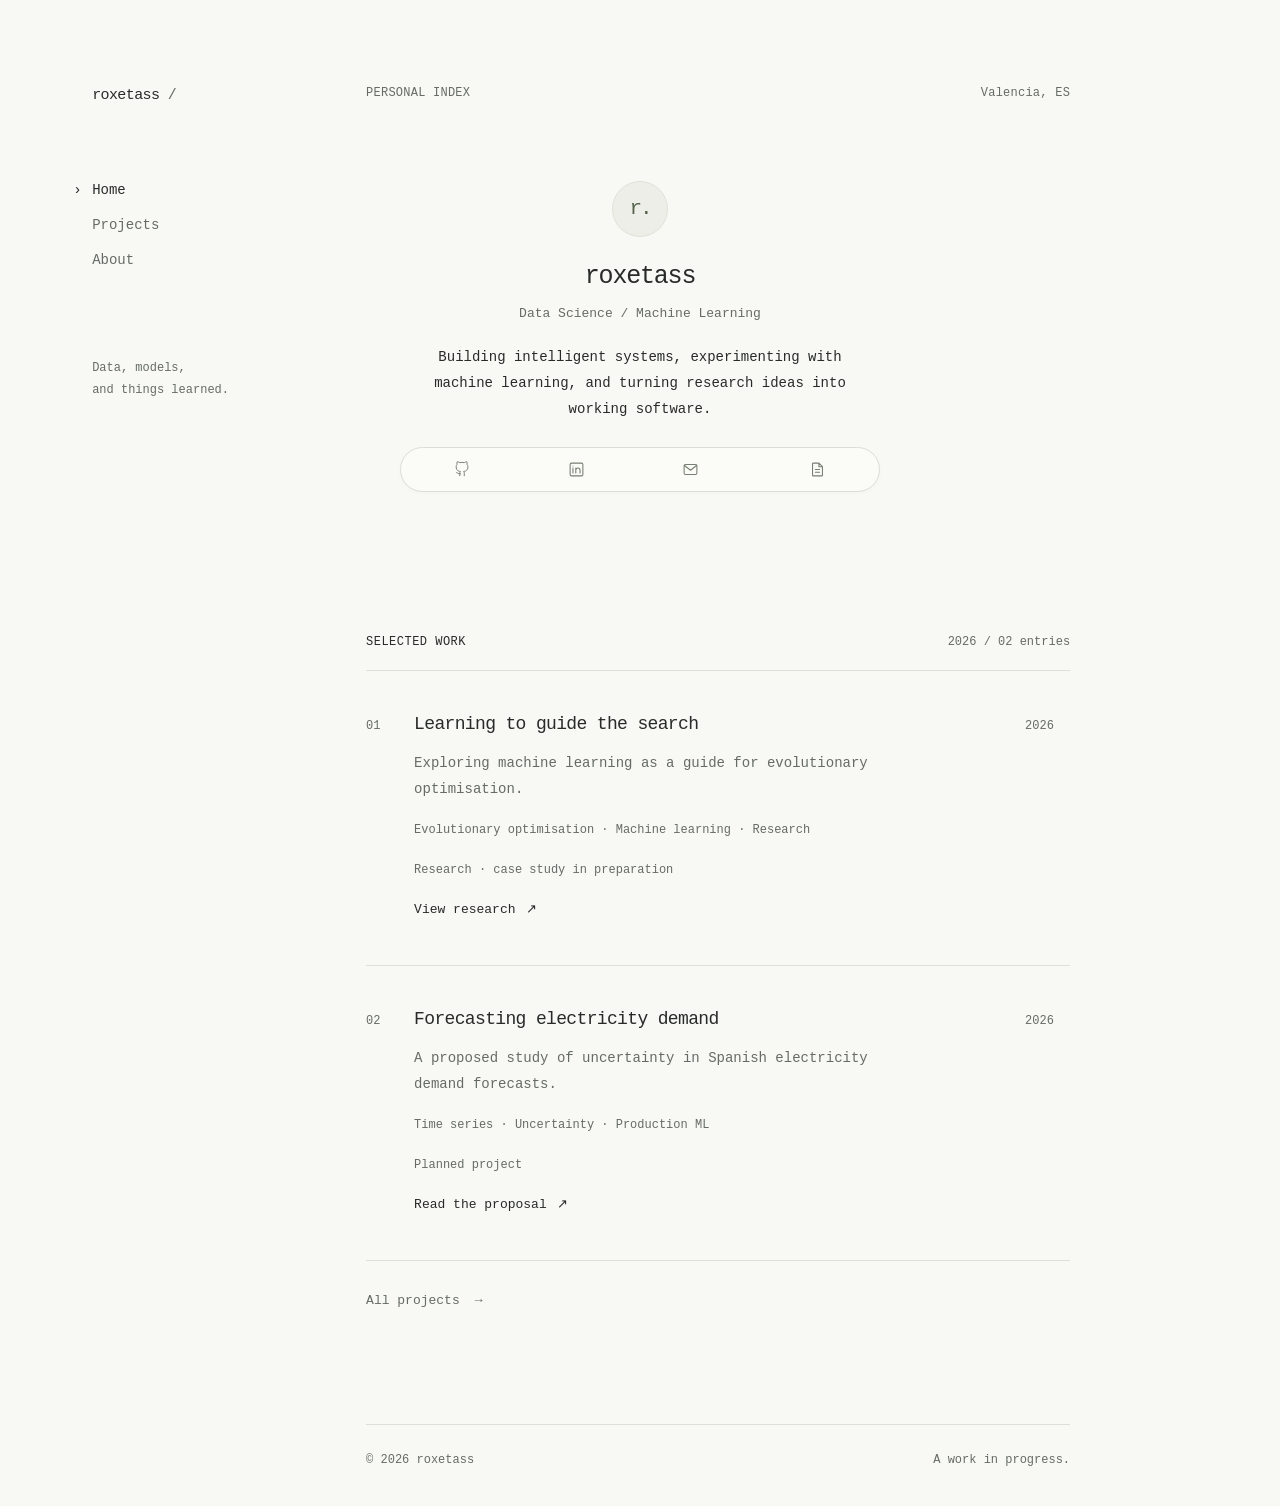
<file: index.html>
<!doctype html><html lang="en"><head><meta charset="utf-8"><meta name="viewport" content="width=device-width,initial-scale=1"><meta name="theme-color" content="#f8f8f5"><title>Data Science &amp; Machine Learning — roxetass</title><meta name="description" content="Building intelligent systems, experimenting with machine learning, and turning research ideas into working software."><meta property="og:title" content="Data Science &amp; Machine Learning — roxetass"><meta property="og:description" content="Building intelligent systems, experimenting with machine learning, and turning research ideas into working software."><meta property="og:type" content="website"><link rel="icon" type="image/svg+xml" href="data:image/svg+xml,%3Csvg xmlns='http://www.w3.org/2000/svg' viewBox='0 0 32 32'%3E%3Crect width='32' height='32' rx='6' fill='%23eceee7'/%3E%3Ctext x='8' y='24' font-family='monospace' font-size='27' fill='%23282b28'%3Er%3C/text%3E%3C/svg%3E"><link rel="stylesheet" href="/styles.css"></head><body><a class="skip" href="#main">Skip to content</a><div class="shell"><aside class="sidebar"><a class="wordmark" href="/" aria-label="roxetass home">roxetass<span> /</span></a><nav aria-label="Main navigation"><a href="/" aria-current="page">Home</a><a href="/projects/" >Projects</a><a href="/about/" >About</a></nav><p class="side-note">Data, models,<br>and things learned.</p></aside><main id="main" class="content home-content"><div class="topline"><span>PERSONAL INDEX</span><span>Valencia, ES</span></div><section class="intro" aria-labelledby="identity"><div class="avatar" aria-label="roxetass monogram" role="img">r.</div><h1 id="identity">roxetass</h1><p class="role">Data Science / Machine Learning</p><p class="intro-text">Building intelligent systems, experimenting with machine learning, and turning research ideas into working software.</p><div class="contact-strip" aria-label="Contact and CV"><button type="button" class="contact-item" aria-disabled="true" aria-label="github — not added yet"><svg viewBox="0 0 24 24" fill="none" stroke="currentColor" stroke-linecap="round" stroke-linejoin="round" aria-hidden="true"><path d="M9 19c-4 1-4-2-6-2m12 5v-4a3.5 3.5 0 0 0-1-2.7c3.3-.4 6.7-1.6 6.7-7.3A5.7 5.7 0 0 0 19.2 4a5.3 5.3 0 0 0-.1-4S17.8-.4 15 1.5a14 14 0 0 0-7 0C5.2-.4 3.9 0 3.9 0a5.3 5.3 0 0 0-.1 4A5.7 5.7 0 0 0 2.3 8c0 5.7 3.4 6.9 6.7 7.3A3.5 3.5 0 0 0 8 18v4" transform="translate(1 1) scale(.9)"/></svg><span class="tooltip">GitHub · not added yet</span></button><button type="button" class="contact-item" aria-disabled="true" aria-label="linkedin — not added yet"><svg viewBox="0 0 24 24" fill="none" stroke="currentColor" stroke-linecap="round" stroke-linejoin="round" aria-hidden="true"><rect x="3" y="3" width="18" height="18" rx="2"/><path d="M7 10v7m0-10v.1M11 17v-7m0 3a3 3 0 0 1 6 0v4"/></svg><span class="tooltip">LinkedIn · not added yet</span></button><button type="button" class="contact-item" aria-disabled="true" aria-label="email — not added yet"><svg viewBox="0 0 24 24" fill="none" stroke="currentColor" stroke-linecap="round" stroke-linejoin="round" aria-hidden="true"><rect x="3" y="5" width="18" height="14" rx="2"/><path d="m3 6 9 7 9-7"/></svg><span class="tooltip">Email · not added yet</span></button><span class="strip-divider" aria-hidden="true"></span><button type="button" class="contact-item" aria-disabled="true" aria-label="cv — not added yet"><svg viewBox="0 0 24 24" fill="none" stroke="currentColor" stroke-linecap="round" stroke-linejoin="round" aria-hidden="true"><path d="M14 3H6a1 1 0 0 0-1 1v16a1 1 0 0 0 1 1h12a1 1 0 0 0 1-1V8zM14 3v5h5M9 12h6m-6 4h6"/></svg><span class="tooltip">CV · not added yet</span></button></div></section><section class="selected" aria-labelledby="selected"><h2 class="section-label" id="selected"><span>SELECTED WORK</span><span>2026 / 02 entries</span></h2><article class="project"><span class="project-number">01</span><div class="project-body"><h3><a href="/projects/learning-to-guide-the-search/">Learning to guide the search</a></h3><p>Exploring machine learning as a guide for evolutionary optimisation.</p><div class="tags">Evolutionary optimisation · Machine learning · Research</div><div class="project-status">Research · case study in preparation</div><a class="read-link" href="/projects/learning-to-guide-the-search/">View research <span aria-hidden="true">↗</span></a></div><span class="project-year">2026</span></article><article class="project"><span class="project-number">02</span><div class="project-body"><h3><a href="/projects/forecasting-electricity-demand/">Forecasting electricity demand</a></h3><p>A proposed study of uncertainty in Spanish electricity demand forecasts.</p><div class="tags">Time series · Uncertainty · Production ML</div><div class="project-status">Planned project</div><a class="read-link" href="/projects/forecasting-electricity-demand/">Read the proposal <span aria-hidden="true">↗</span></a></div><span class="project-year">2026</span></article><a class="archive-link" href="/projects/">All projects <span aria-hidden="true">→</span></a></section><footer><span>© 2026 roxetass</span><span>A work in progress.</span></footer></main></div></body></html>
</file>
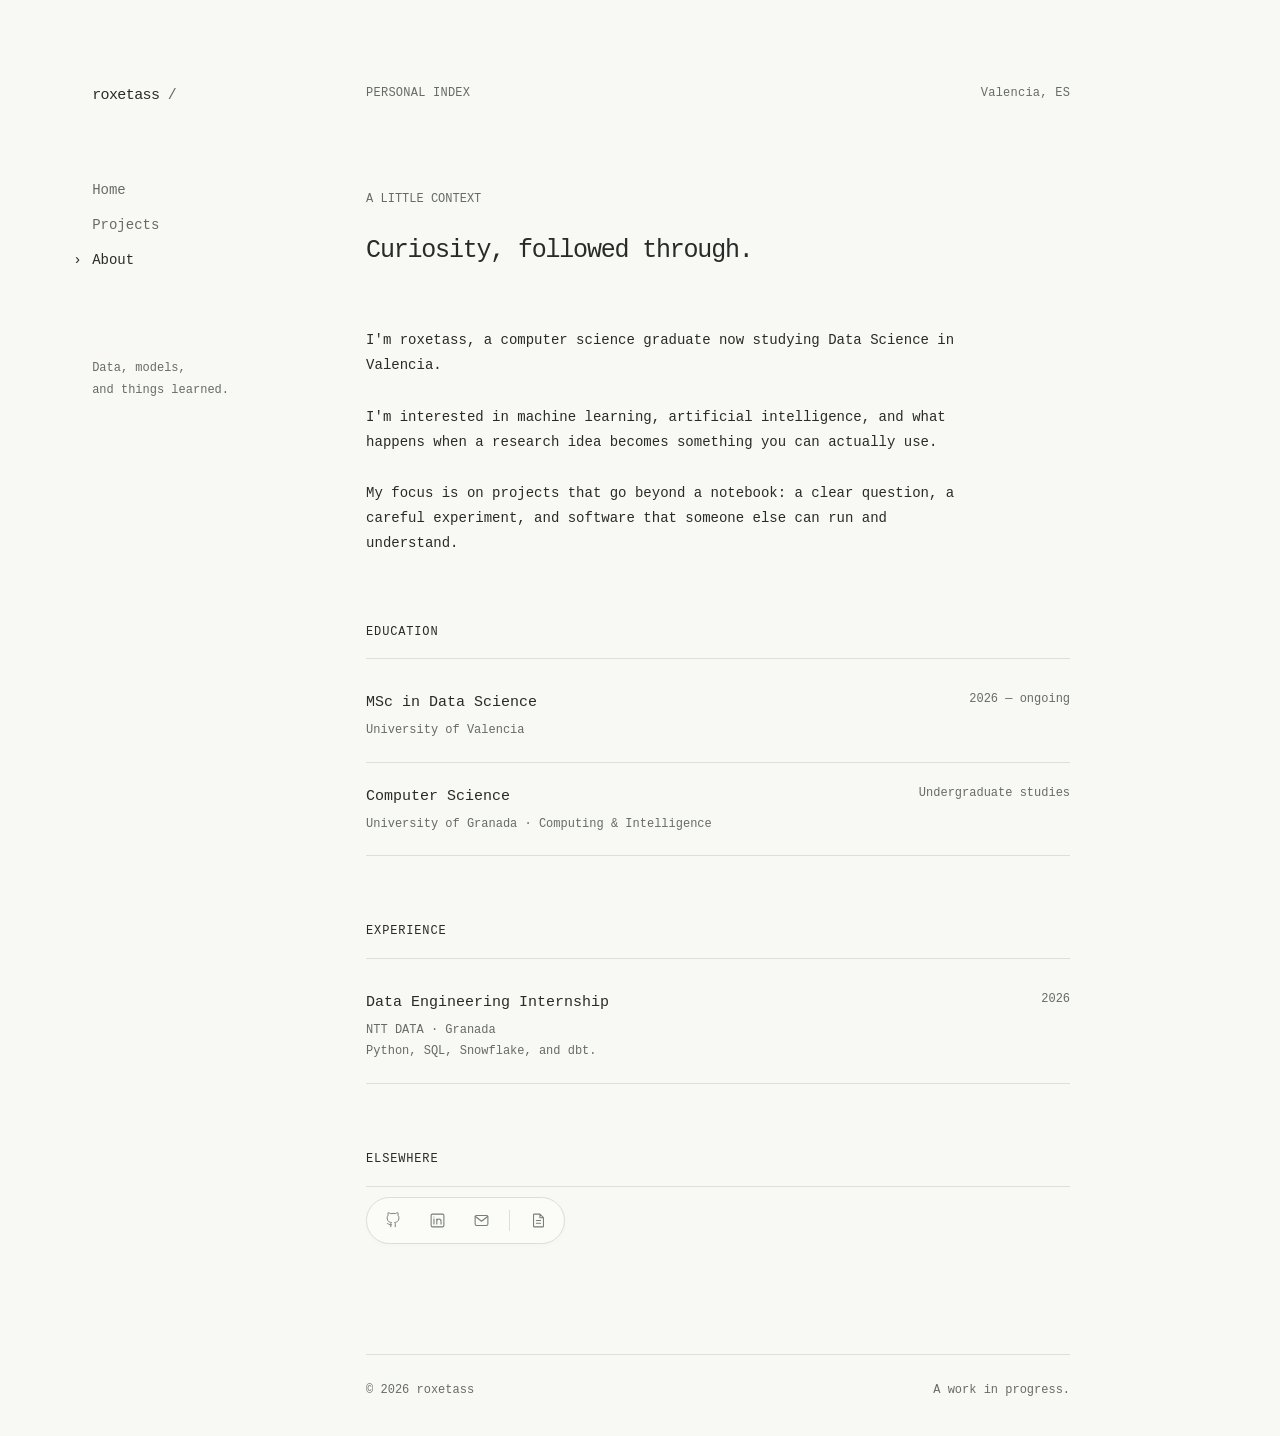
<file: about/index.html>
<!doctype html><html lang="en"><head><meta charset="utf-8"><meta name="viewport" content="width=device-width,initial-scale=1"><meta name="theme-color" content="#f8f8f5"><title>About — roxetass</title><meta name="description" content="About roxetass: interests, education, and experience in data science and machine learning."><meta property="og:title" content="About — roxetass"><meta property="og:description" content="About roxetass: interests, education, and experience in data science and machine learning."><meta property="og:type" content="website"><link rel="icon" type="image/svg+xml" href="data:image/svg+xml,%3Csvg xmlns='http://www.w3.org/2000/svg' viewBox='0 0 32 32'%3E%3Crect width='32' height='32' rx='6' fill='%23eceee7'/%3E%3Ctext x='8' y='24' font-family='monospace' font-size='27' fill='%23282b28'%3Er%3C/text%3E%3C/svg%3E"><link rel="stylesheet" href="/styles.css"></head><body><a class="skip" href="#main">Skip to content</a><div class="shell"><aside class="sidebar"><a class="wordmark" href="/" aria-label="roxetass home">roxetass<span> /</span></a><nav aria-label="Main navigation"><a href="/" >Home</a><a href="/projects/" >Projects</a><a href="/about/" aria-current="page">About</a></nav><p class="side-note">Data, models,<br>and things learned.</p></aside><main id="main" class="content"><div class="topline"><span>PERSONAL INDEX</span><span>Valencia, ES</span></div><header class="page-header"><p class="eyebrow">A LITTLE CONTEXT</p><h1>Curiosity, followed through.</h1></header><div class="about-copy"><p>I'm roxetass, a computer science graduate now studying Data Science in Valencia.</p><p>I'm interested in machine learning, artificial intelligence, and what happens when a research idea becomes something you can actually use.</p><p>My focus is on projects that go beyond a notebook: a clear question, a careful experiment, and software that someone else can run and understand.</p></div><section class="about-section"><h2>Education</h2><div class="record"><div><h3>MSc in Data Science</h3><p>University of Valencia</p></div><time>2026 — ongoing</time></div><div class="record"><div><h3>Computer Science</h3><p>University of Granada · Computing & Intelligence</p></div><time>Undergraduate studies</time></div></section><section class="about-section"><h2>Experience</h2><div class="record"><div><h3>Data Engineering Internship</h3><p>NTT DATA · Granada</p><p>Python, SQL, Snowflake, and dbt.</p></div><time>2026</time></div></section><section class="about-section"><h2>Elsewhere</h2><div class="contact-strip" aria-label="Contact and CV"><button type="button" class="contact-item" aria-disabled="true" aria-label="github — not added yet"><svg viewBox="0 0 24 24" fill="none" stroke="currentColor" stroke-linecap="round" stroke-linejoin="round" aria-hidden="true"><path d="M9 19c-4 1-4-2-6-2m12 5v-4a3.5 3.5 0 0 0-1-2.7c3.3-.4 6.7-1.6 6.7-7.3A5.7 5.7 0 0 0 19.2 4a5.3 5.3 0 0 0-.1-4S17.8-.4 15 1.5a14 14 0 0 0-7 0C5.2-.4 3.9 0 3.9 0a5.3 5.3 0 0 0-.1 4A5.7 5.7 0 0 0 2.3 8c0 5.7 3.4 6.9 6.7 7.3A3.5 3.5 0 0 0 8 18v4" transform="translate(1 1) scale(.9)"/></svg><span class="tooltip">GitHub · not added yet</span></button><button type="button" class="contact-item" aria-disabled="true" aria-label="linkedin — not added yet"><svg viewBox="0 0 24 24" fill="none" stroke="currentColor" stroke-linecap="round" stroke-linejoin="round" aria-hidden="true"><rect x="3" y="3" width="18" height="18" rx="2"/><path d="M7 10v7m0-10v.1M11 17v-7m0 3a3 3 0 0 1 6 0v4"/></svg><span class="tooltip">LinkedIn · not added yet</span></button><button type="button" class="contact-item" aria-disabled="true" aria-label="email — not added yet"><svg viewBox="0 0 24 24" fill="none" stroke="currentColor" stroke-linecap="round" stroke-linejoin="round" aria-hidden="true"><rect x="3" y="5" width="18" height="14" rx="2"/><path d="m3 6 9 7 9-7"/></svg><span class="tooltip">Email · not added yet</span></button><span class="strip-divider" aria-hidden="true"></span><button type="button" class="contact-item" aria-disabled="true" aria-label="cv — not added yet"><svg viewBox="0 0 24 24" fill="none" stroke="currentColor" stroke-linecap="round" stroke-linejoin="round" aria-hidden="true"><path d="M14 3H6a1 1 0 0 0-1 1v16a1 1 0 0 0 1 1h12a1 1 0 0 0 1-1V8zM14 3v5h5M9 12h6m-6 4h6"/></svg><span class="tooltip">CV · not added yet</span></button></div></section><footer><span>© 2026 roxetass</span><span>A work in progress.</span></footer></main></div></body></html>
</file>
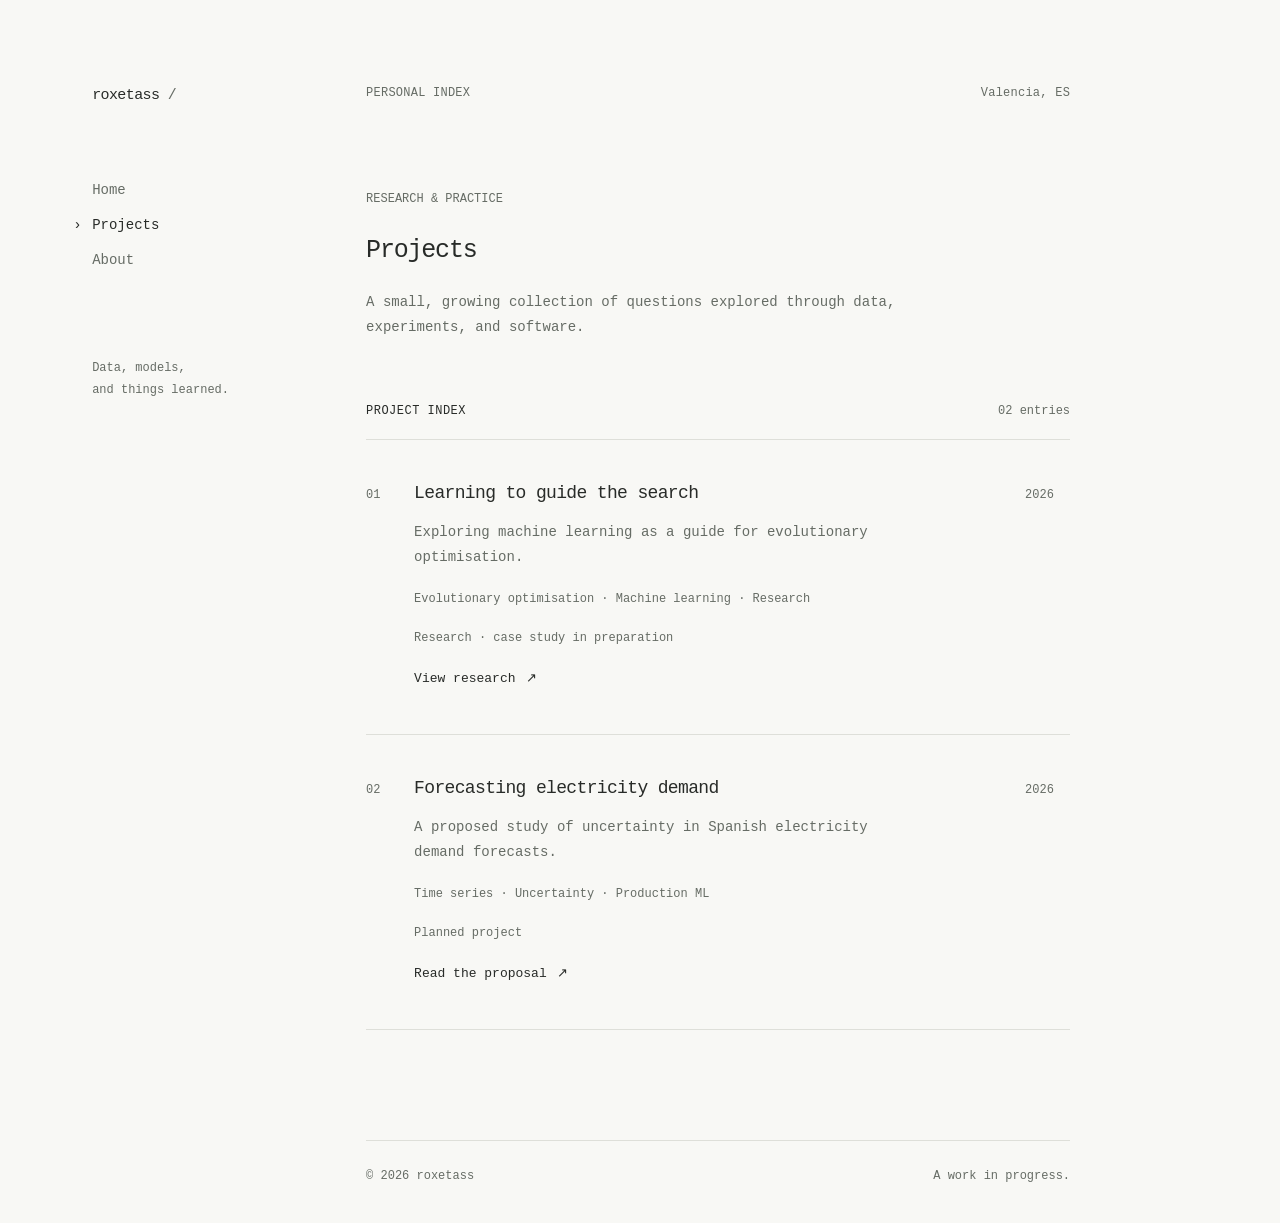
<file: projects/index.html>
<!doctype html><html lang="en"><head><meta charset="utf-8"><meta name="viewport" content="width=device-width,initial-scale=1"><meta name="theme-color" content="#f8f8f5"><title>Projects — roxetass</title><meta name="description" content="Research and project proposals in machine learning, optimisation, and forecasting."><meta property="og:title" content="Projects — roxetass"><meta property="og:description" content="Research and project proposals in machine learning, optimisation, and forecasting."><meta property="og:type" content="website"><link rel="icon" type="image/svg+xml" href="data:image/svg+xml,%3Csvg xmlns='http://www.w3.org/2000/svg' viewBox='0 0 32 32'%3E%3Crect width='32' height='32' rx='6' fill='%23eceee7'/%3E%3Ctext x='8' y='24' font-family='monospace' font-size='27' fill='%23282b28'%3Er%3C/text%3E%3C/svg%3E"><link rel="stylesheet" href="/styles.css"></head><body><a class="skip" href="#main">Skip to content</a><div class="shell"><aside class="sidebar"><a class="wordmark" href="/" aria-label="roxetass home">roxetass<span> /</span></a><nav aria-label="Main navigation"><a href="/" >Home</a><a href="/projects/" aria-current="page">Projects</a><a href="/about/" >About</a></nav><p class="side-note">Data, models,<br>and things learned.</p></aside><main id="main" class="content"><div class="topline"><span>PERSONAL INDEX</span><span>Valencia, ES</span></div><header class="page-header"><p class="eyebrow">RESEARCH & PRACTICE</p><h1>Projects</h1><p>A small, growing collection of questions explored through data, experiments, and software.</p></header><section aria-label="Project index"><h2 class="section-label"><span>PROJECT INDEX</span><span>02 entries</span></h2><article class="project"><span class="project-number">01</span><div class="project-body"><h3><a href="/projects/learning-to-guide-the-search/">Learning to guide the search</a></h3><p>Exploring machine learning as a guide for evolutionary optimisation.</p><div class="tags">Evolutionary optimisation · Machine learning · Research</div><div class="project-status">Research · case study in preparation</div><a class="read-link" href="/projects/learning-to-guide-the-search/">View research <span aria-hidden="true">↗</span></a></div><span class="project-year">2026</span></article><article class="project"><span class="project-number">02</span><div class="project-body"><h3><a href="/projects/forecasting-electricity-demand/">Forecasting electricity demand</a></h3><p>A proposed study of uncertainty in Spanish electricity demand forecasts.</p><div class="tags">Time series · Uncertainty · Production ML</div><div class="project-status">Planned project</div><a class="read-link" href="/projects/forecasting-electricity-demand/">Read the proposal <span aria-hidden="true">↗</span></a></div><span class="project-year">2026</span></article></section><footer><span>© 2026 roxetass</span><span>A work in progress.</span></footer></main></div></body></html>
</file>
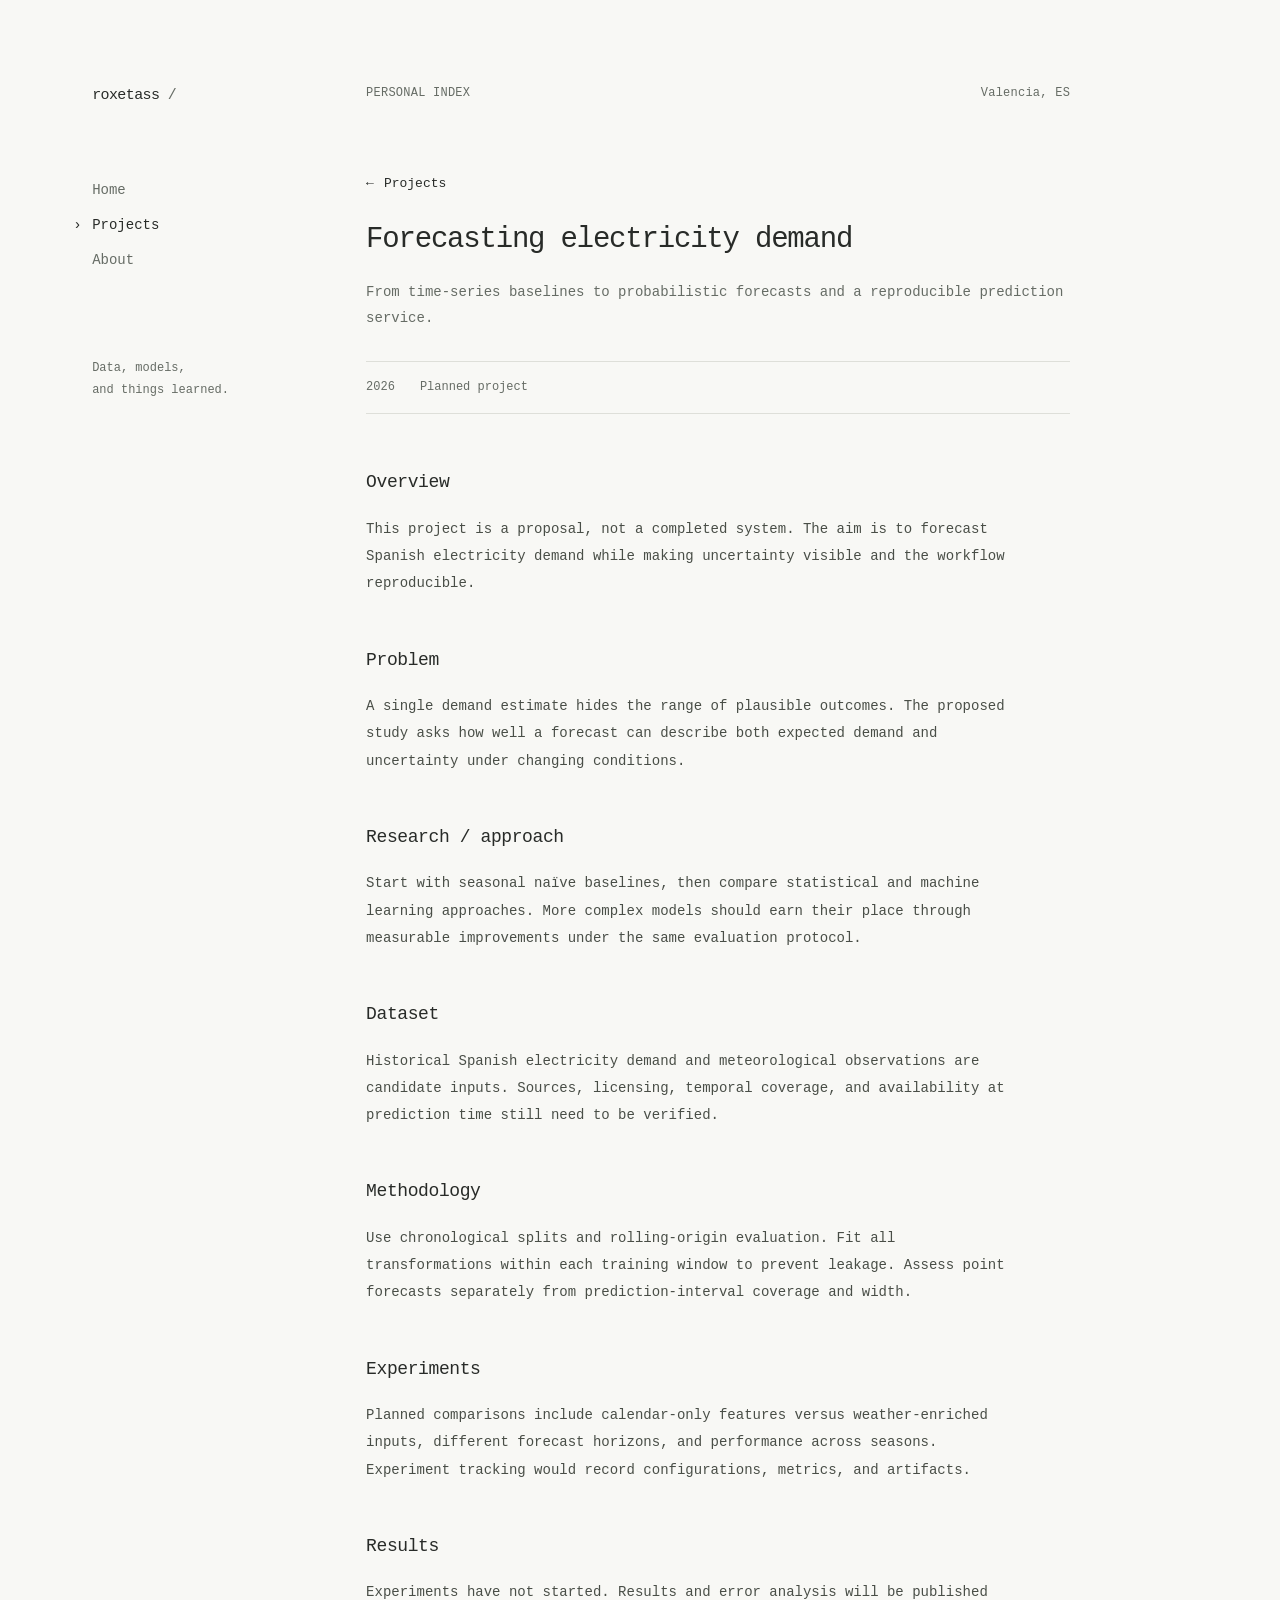
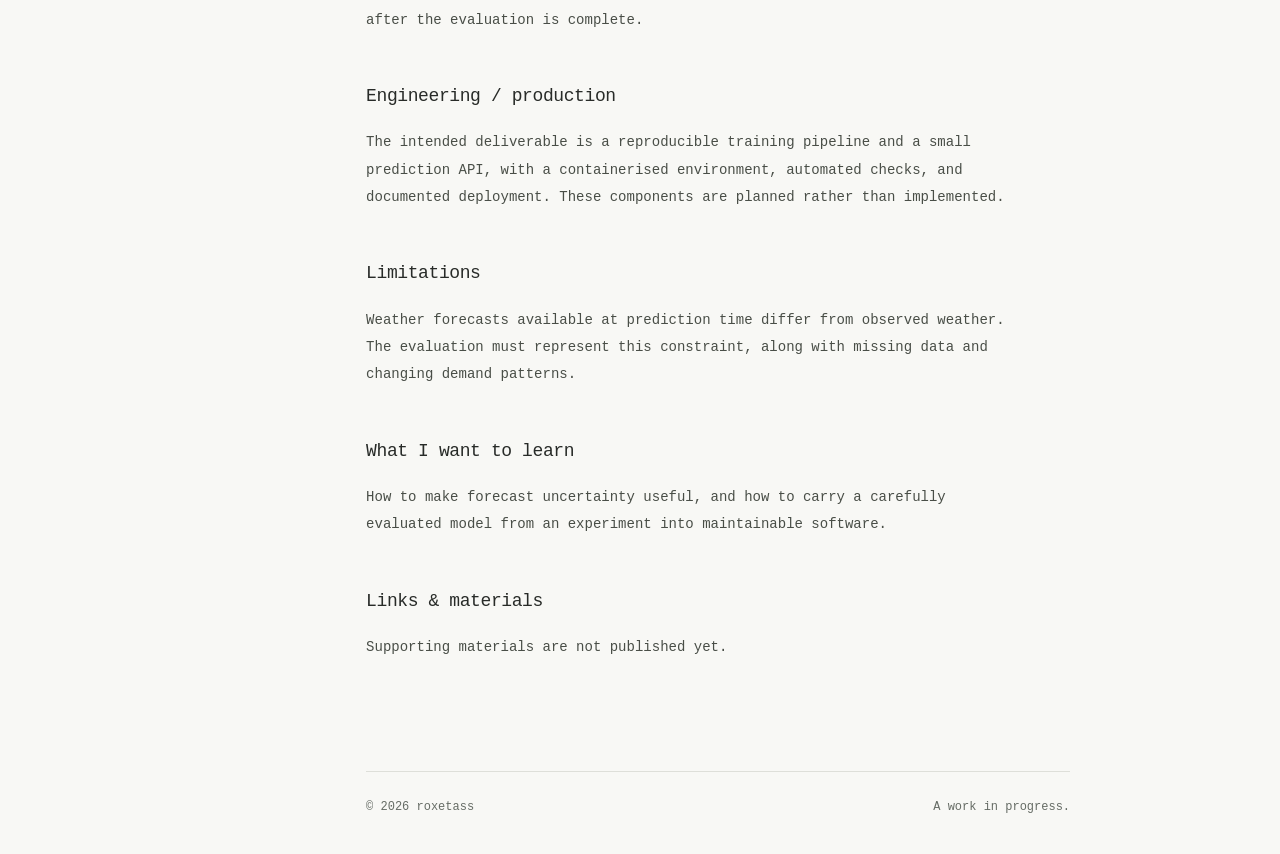
<file: projects/forecasting-electricity-demand/index.html>
<!doctype html><html lang="en"><head><meta charset="utf-8"><meta name="viewport" content="width=device-width,initial-scale=1"><meta name="theme-color" content="#f8f8f5"><title>Forecasting electricity demand — roxetass</title><meta name="description" content="A proposed study of uncertainty in Spanish electricity demand forecasts."><meta property="og:title" content="Forecasting electricity demand — roxetass"><meta property="og:description" content="A proposed study of uncertainty in Spanish electricity demand forecasts."><meta property="og:type" content="website"><link rel="icon" type="image/svg+xml" href="data:image/svg+xml,%3Csvg xmlns='http://www.w3.org/2000/svg' viewBox='0 0 32 32'%3E%3Crect width='32' height='32' rx='6' fill='%23eceee7'/%3E%3Ctext x='8' y='24' font-family='monospace' font-size='27' fill='%23282b28'%3Er%3C/text%3E%3C/svg%3E"><link rel="stylesheet" href="/styles.css"></head><body><a class="skip" href="#main">Skip to content</a><div class="shell"><aside class="sidebar"><a class="wordmark" href="/" aria-label="roxetass home">roxetass<span> /</span></a><nav aria-label="Main navigation"><a href="/" >Home</a><a href="/projects/" aria-current="page">Projects</a><a href="/about/" >About</a></nav><p class="side-note">Data, models,<br>and things learned.</p></aside><main id="main" class="content"><div class="topline"><span>PERSONAL INDEX</span><span>Valencia, ES</span></div><article><header class="article-header"><a class="read-link" href="/projects/"><span aria-hidden="true">←</span> Projects</a><h1>Forecasting electricity demand</h1><p>From time-series baselines to probabilistic forecasts and a reproducible prediction service.</p><div class="article-meta"><span>2026</span><span>Planned project</span></div></header><section class="article-section"><h2>Overview</h2><p>This project is a proposal, not a completed system. The aim is to forecast Spanish electricity demand while making uncertainty visible and the workflow reproducible.</p></section><section class="article-section"><h2>Problem</h2><p>A single demand estimate hides the range of plausible outcomes. The proposed study asks how well a forecast can describe both expected demand and uncertainty under changing conditions.</p></section><section class="article-section"><h2>Research / approach</h2><p>Start with seasonal naïve baselines, then compare statistical and machine learning approaches. More complex models should earn their place through measurable improvements under the same evaluation protocol.</p></section><section class="article-section"><h2>Dataset</h2><p>Historical Spanish electricity demand and meteorological observations are candidate inputs. Sources, licensing, temporal coverage, and availability at prediction time still need to be verified.</p></section><section class="article-section"><h2>Methodology</h2><p>Use chronological splits and rolling-origin evaluation. Fit all transformations within each training window to prevent leakage. Assess point forecasts separately from prediction-interval coverage and width.</p></section><section class="article-section"><h2>Experiments</h2><p>Planned comparisons include calendar-only features versus weather-enriched inputs, different forecast horizons, and performance across seasons. Experiment tracking would record configurations, metrics, and artifacts.</p></section><section class="article-section"><h2>Results</h2><p>Experiments have not started. Results and error analysis will be published after the evaluation is complete.</p></section><section class="article-section"><h2>Engineering / production</h2><p>The intended deliverable is a reproducible training pipeline and a small prediction API, with a containerised environment, automated checks, and documented deployment. These components are planned rather than implemented.</p></section><section class="article-section"><h2>Limitations</h2><p>Weather forecasts available at prediction time differ from observed weather. The evaluation must represent this constraint, along with missing data and changing demand patterns.</p></section><section class="article-section"><h2>What I want to learn</h2><p>How to make forecast uncertainty useful, and how to carry a carefully evaluated model from an experiment into maintainable software.</p></section><section class="article-section"><h2>Links & materials</h2><p class="end-note">Supporting materials are not published yet.</p></section></article><footer><span>© 2026 roxetass</span><span>A work in progress.</span></footer></main></div></body></html>
</file>
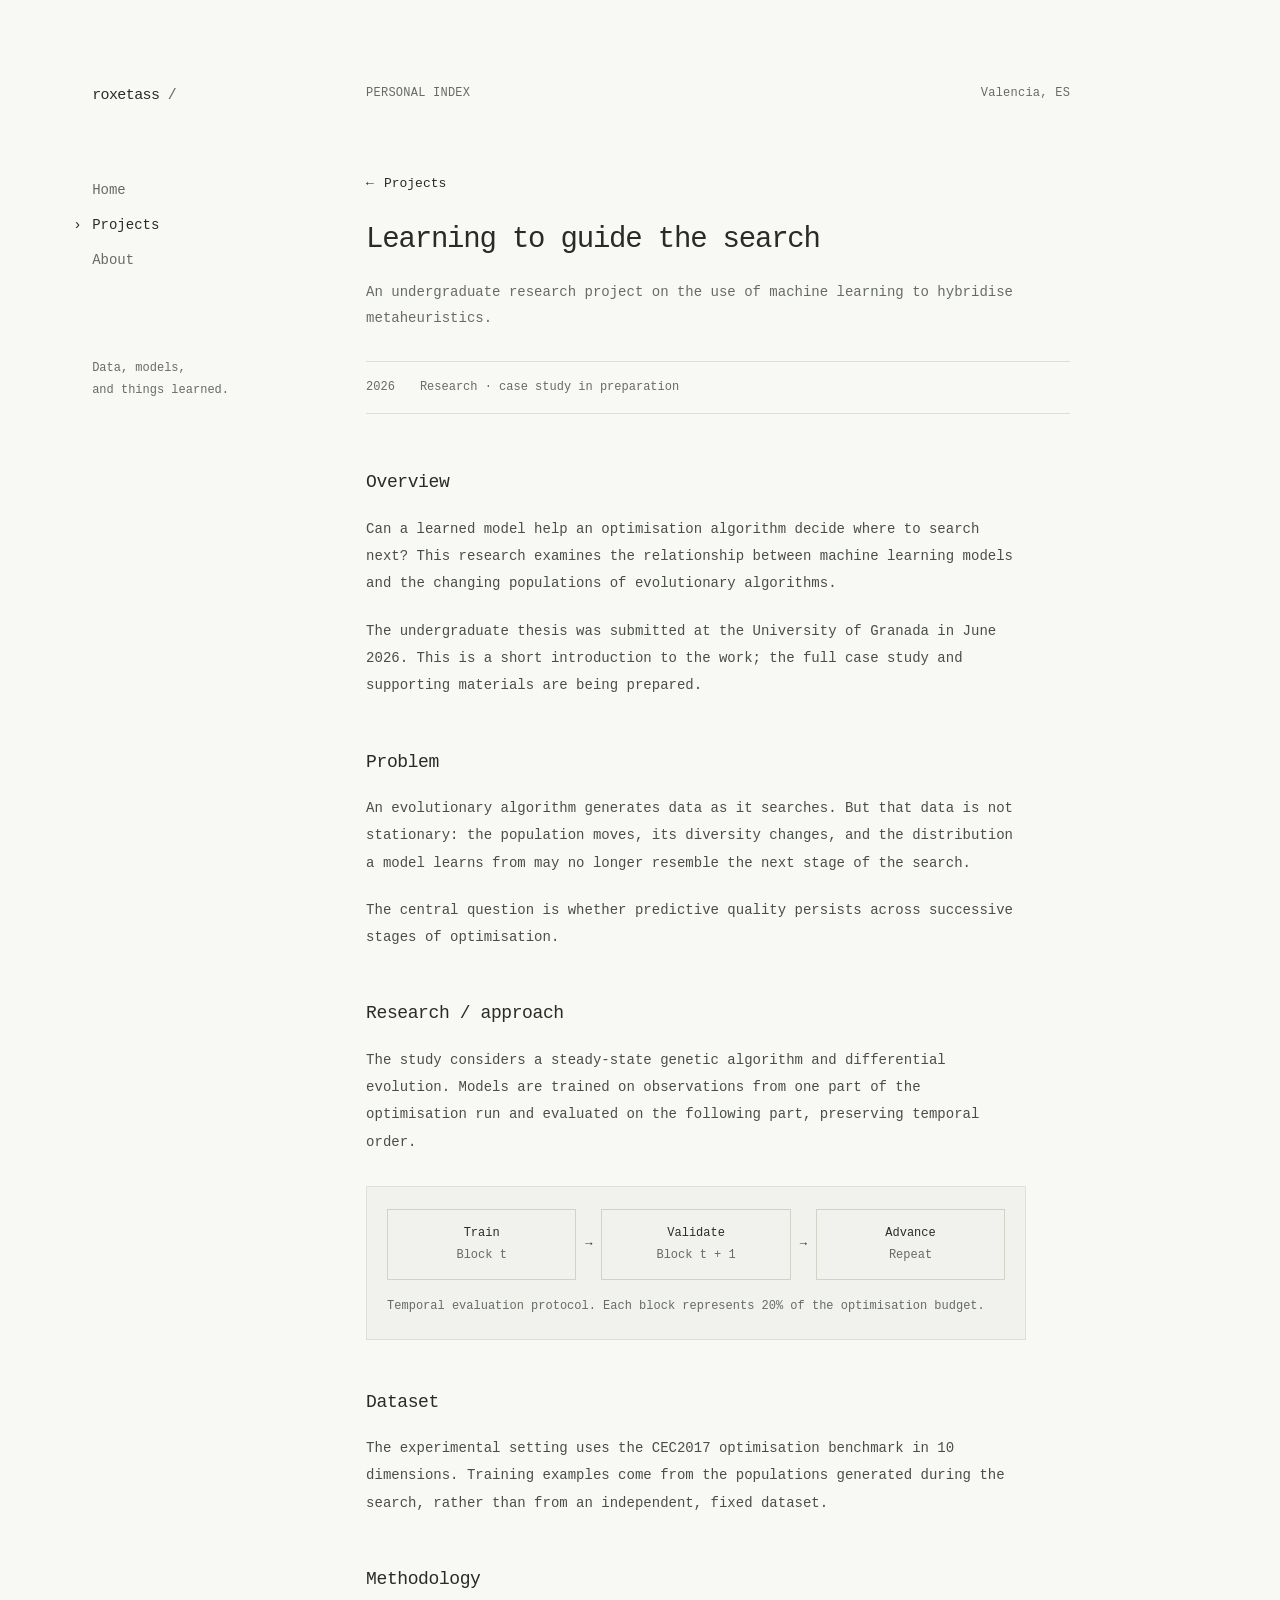
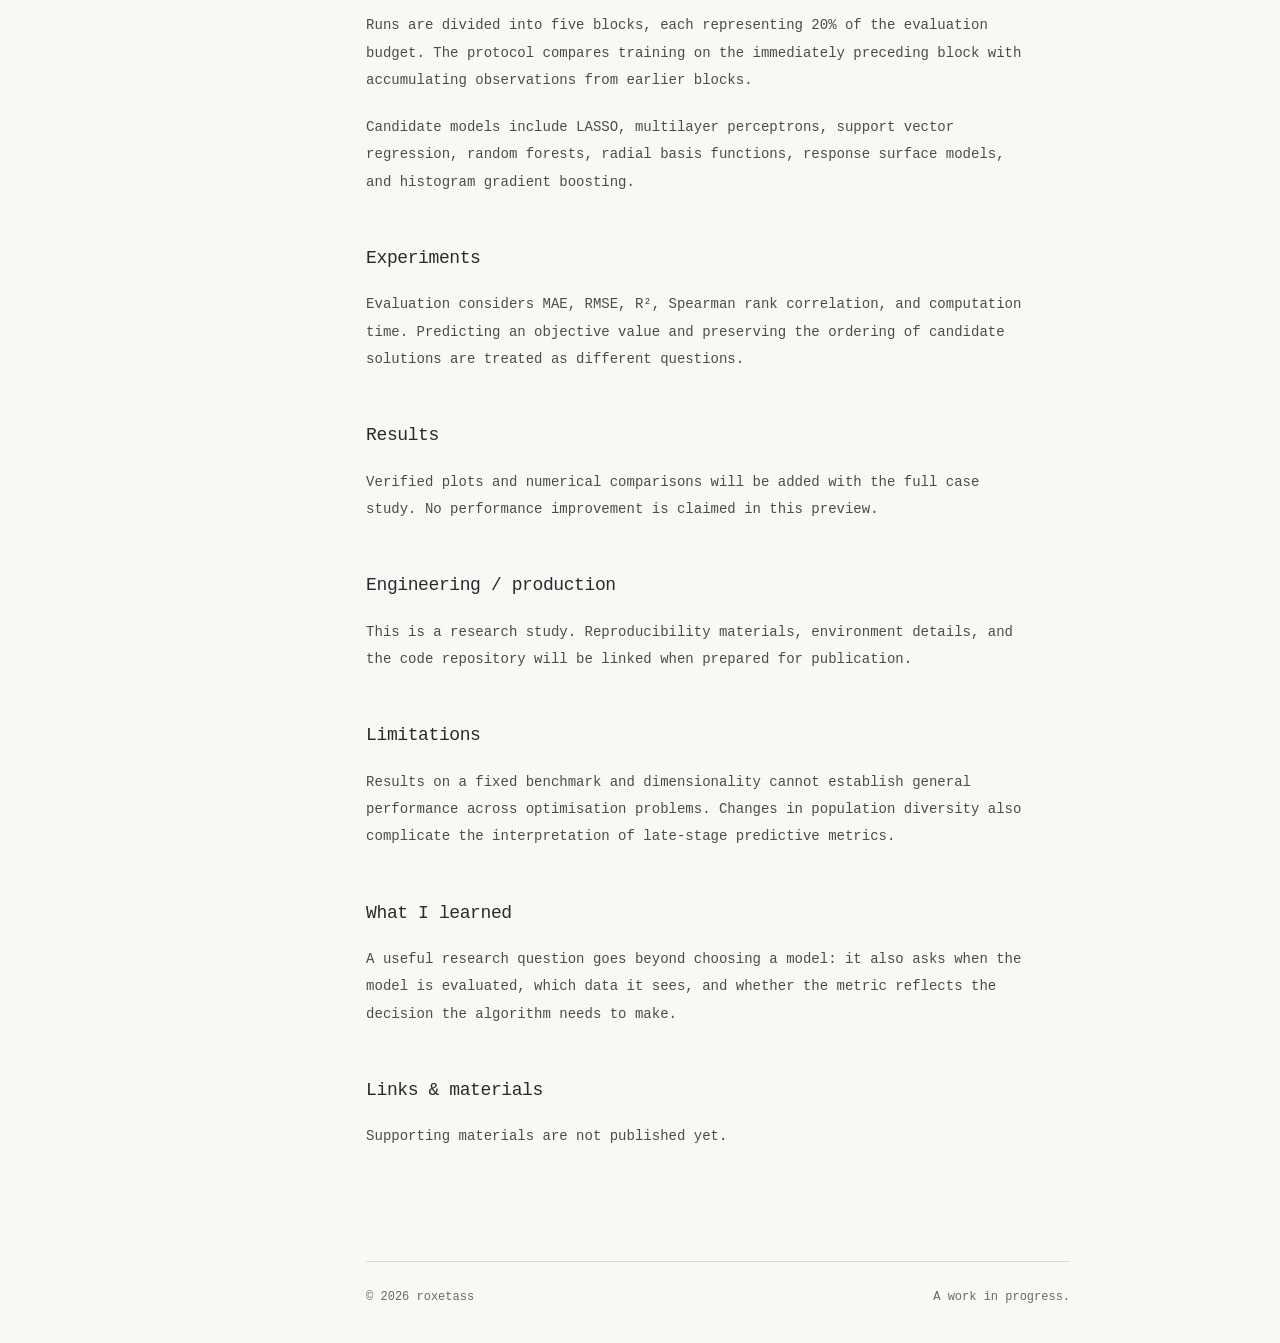
<file: projects/learning-to-guide-the-search/index.html>
<!doctype html><html lang="en"><head><meta charset="utf-8"><meta name="viewport" content="width=device-width,initial-scale=1"><meta name="theme-color" content="#f8f8f5"><title>Learning to guide the search — roxetass</title><meta name="description" content="Exploring machine learning as a guide for evolutionary optimisation."><meta property="og:title" content="Learning to guide the search — roxetass"><meta property="og:description" content="Exploring machine learning as a guide for evolutionary optimisation."><meta property="og:type" content="website"><link rel="icon" type="image/svg+xml" href="data:image/svg+xml,%3Csvg xmlns='http://www.w3.org/2000/svg' viewBox='0 0 32 32'%3E%3Crect width='32' height='32' rx='6' fill='%23eceee7'/%3E%3Ctext x='8' y='24' font-family='monospace' font-size='27' fill='%23282b28'%3Er%3C/text%3E%3C/svg%3E"><link rel="stylesheet" href="/styles.css"></head><body><a class="skip" href="#main">Skip to content</a><div class="shell"><aside class="sidebar"><a class="wordmark" href="/" aria-label="roxetass home">roxetass<span> /</span></a><nav aria-label="Main navigation"><a href="/" >Home</a><a href="/projects/" aria-current="page">Projects</a><a href="/about/" >About</a></nav><p class="side-note">Data, models,<br>and things learned.</p></aside><main id="main" class="content"><div class="topline"><span>PERSONAL INDEX</span><span>Valencia, ES</span></div><article><header class="article-header"><a class="read-link" href="/projects/"><span aria-hidden="true">←</span> Projects</a><h1>Learning to guide the search</h1><p>An undergraduate research project on the use of machine learning to hybridise metaheuristics.</p><div class="article-meta"><span>2026</span><span>Research · case study in preparation</span></div></header><section class="article-section"><h2>Overview</h2><p>Can a learned model help an optimisation algorithm decide where to search next? This research examines the relationship between machine learning models and the changing populations of evolutionary algorithms.</p><p>The undergraduate thesis was submitted at the University of Granada in June 2026. This is a short introduction to the work; the full case study and supporting materials are being prepared.</p></section><section class="article-section"><h2>Problem</h2><p>An evolutionary algorithm generates data as it searches. But that data is not stationary: the population moves, its diversity changes, and the distribution a model learns from may no longer resemble the next stage of the search.</p><p>The central question is whether predictive quality persists across successive stages of optimisation.</p></section><section class="article-section"><h2>Research / approach</h2><p>The study considers a steady-state genetic algorithm and differential evolution. Models are trained on observations from one part of the optimisation run and evaluated on the following part, preserving temporal order.</p><figure class="protocol"><div class="protocol-flow"><div>Train<small>Block t</small></div><span aria-hidden="true">→</span><div>Validate<small>Block t + 1</small></div><span aria-hidden="true">→</span><div>Advance<small>Repeat</small></div></div><figcaption>Temporal evaluation protocol. Each block represents 20% of the optimisation budget.</figcaption></figure></section><section class="article-section"><h2>Dataset</h2><p>The experimental setting uses the CEC2017 optimisation benchmark in 10 dimensions. Training examples come from the populations generated during the search, rather than from an independent, fixed dataset.</p></section><section class="article-section"><h2>Methodology</h2><p>Runs are divided into five blocks, each representing 20% of the evaluation budget. The protocol compares training on the immediately preceding block with accumulating observations from earlier blocks.</p><p>Candidate models include LASSO, multilayer perceptrons, support vector regression, random forests, radial basis functions, response surface models, and histogram gradient boosting.</p></section><section class="article-section"><h2>Experiments</h2><p>Evaluation considers MAE, RMSE, R², Spearman rank correlation, and computation time. Predicting an objective value and preserving the ordering of candidate solutions are treated as different questions.</p></section><section class="article-section"><h2>Results</h2><p>Verified plots and numerical comparisons will be added with the full case study. No performance improvement is claimed in this preview.</p></section><section class="article-section"><h2>Engineering / production</h2><p>This is a research study. Reproducibility materials, environment details, and the code repository will be linked when prepared for publication.</p></section><section class="article-section"><h2>Limitations</h2><p>Results on a fixed benchmark and dimensionality cannot establish general performance across optimisation problems. Changes in population diversity also complicate the interpretation of late-stage predictive metrics.</p></section><section class="article-section"><h2>What I learned</h2><p>A useful research question goes beyond choosing a model: it also asks when the model is evaluated, which data it sees, and whether the metric reflects the decision the algorithm needs to make.</p></section><section class="article-section"><h2>Links & materials</h2><p class="end-note">Supporting materials are not published yet.</p></section></article><footer><span>© 2026 roxetass</span><span>A work in progress.</span></footer></main></div></body></html>
</file>
<file: styles.css>
:root{--paper:#f8f8f5;--ink:#282b28;--muted:#666c65;--faint:#dedfd9;--accent:#5d6956;--mono:'SFMono-Regular',Consolas,'Liberation Mono',monospace;font-family:var(--mono);color:var(--ink);background:var(--paper);font-synthesis:none}*{box-sizing:border-box}body{margin:0;font-size:14px;line-height:1.8}a{color:inherit;text-decoration:none}button{font:inherit}a,button{-webkit-tap-highlight-color:transparent}a:focus-visible,button:focus-visible,summary:focus-visible{outline:2px solid var(--accent);outline-offset:6px}::selection{background:#e0e5da}.skip{position:fixed;left:20px;top:-80px;padding:10px;background:var(--ink);color:var(--paper);z-index:10}.skip:focus{top:16px}.shell{max-width:1440px;margin:auto;padding:0 7.2%}.sidebar{position:fixed;top:82px;width:150px;font-size:14px}.wordmark{font-size:15px;letter-spacing:-.6px;display:inline-block}.wordmark span{color:var(--muted)}nav{display:flex;flex-direction:column;gap:10px;margin-top:69px}nav a{color:var(--muted);width:fit-content;position:relative}nav a:hover{color:var(--ink)}nav a[aria-current=page]{color:var(--ink)}nav a[aria-current=page]:before{content:'›';position:absolute;left:-19px}.side-note{color:var(--muted);font-size:12px;line-height:1.9;margin-top:83px}.content{max-width:704px;margin-left:25%;padding-top:83px}.topline{display:flex;justify-content:space-between;color:var(--muted);font-size:12px;letter-spacing:.02em}.intro{padding-top:92px;max-width:560px}.avatar{display:grid;place-items:center;width:66px;height:66px;background:#eceee7;border:1px solid #e0e3d9;border-radius:50%;font-size:23px;letter-spacing:-2px;margin-bottom:26px;color:#59644e}.avatar img{width:100%;height:100%;object-fit:cover;border-radius:50%}h1,h2,h3,p{margin-top:0}h1{font-size:25px;line-height:1.4;font-weight:500;letter-spacing:-1.2px;margin-bottom:8px}.role{font-size:14px;color:var(--muted);margin-bottom:24px}.intro-text{max-width:540px;line-height:1.85;margin-bottom:27px}.contact-strip{display:inline-flex;padding:5px;border:1px solid #dcded6;border-radius:30px;gap:2px;background:#fbfbf8;box-shadow:0 2px 5px #282b2805}.contact-item{width:42px;height:35px;display:grid;place-items:center;border-radius:20px;position:relative;color:#454c43;border:0;background:none}.contact-item svg{width:17px;height:17px;stroke-width:1.5}.contact-item:hover{background:#eceee7}.contact-item[aria-disabled=true]{color:#777e72;cursor:help}.contact-item .tooltip{position:absolute;bottom:calc(100% + 12px);left:50%;transform:translateX(-50%);padding:5px 9px;background:var(--ink);color:var(--paper);font-size:12px;white-space:nowrap;border-radius:4px;opacity:0;pointer-events:none;transition:opacity .15s}.contact-item:hover .tooltip,.contact-item:focus .tooltip{opacity:1}.strip-divider{border-left:1px solid var(--faint);margin:7px 5px}.selected{margin-top:140px}.section-label{display:flex;justify-content:space-between;align-items:center;border-bottom:1px solid var(--faint);padding-bottom:17px;margin-bottom:0;font-size:12px;font-weight:400;letter-spacing:.04em}.section-label span:last-child{color:var(--muted);letter-spacing:0}.project{display:grid;grid-template-columns:34px 1fr 45px;gap:14px;padding:40px 0 43px;border-bottom:1px solid var(--faint)}.project-number,.project-year{font-size:12px;color:var(--muted);padding-top:5px}.project h3{font-size:18px;line-height:1.45;letter-spacing:-.65px;font-weight:500;margin-bottom:14px}.project h3 a:hover{text-decoration:underline;text-underline-offset:5px;text-decoration-thickness:1px}.project p{font-size:14px;line-height:1.8;max-width:460px;color:var(--muted);margin-bottom:17px}.tags{font-size:12px;color:var(--muted);line-height:1.9}.project-status{font-size:12px;margin:18px 0 16px;color:var(--muted)}.read-link{font-size:13px;display:inline-flex;gap:10px;align-items:center}.read-link span{transition:transform .15s}.read-link:hover span{transform:translateX(4px)}.archive-link{display:inline-flex;margin-top:28px;font-size:13px;color:var(--muted);gap:15px}.archive-link:hover{color:var(--ink)}footer{margin-top:110px;padding:25px 0 35px;border-top:1px solid var(--faint);display:flex;justify-content:space-between;gap:20px;color:var(--muted);font-size:12px}.page-header{padding-top:84px;margin-bottom:60px}.page-header h1{margin-bottom:22px}.page-header p{max-width:580px;color:var(--muted)}.eyebrow{font-size:12px;color:var(--muted);margin-bottom:23px}.about-copy{max-width:610px}.about-copy p{margin-bottom:26px}.about-section{margin-top:65px}.about-section h2{font-size:12px;font-weight:400;text-transform:uppercase;letter-spacing:.07em;border-bottom:1px solid var(--faint);padding-bottom:15px}.record{display:grid;grid-template-columns:1fr auto;gap:12px;padding:20px 0;border-bottom:1px solid var(--faint)}.record h3{font-weight:400;font-size:15px;margin-bottom:4px}.record p,.record time{font-size:12px;color:var(--muted);margin:0}.article-header{padding-top:66px;margin-bottom:52px}.article-header h1{font-size:29px;margin:24px 0 20px;max-width:650px}.article-header>p{color:var(--muted)}.article-meta{border-top:1px solid var(--faint);border-bottom:1px solid var(--faint);padding:15px 0;font-size:12px;color:var(--muted);display:flex;flex-wrap:wrap;gap:14px 25px;margin-top:30px}.article-section{margin-top:46px;max-width:660px}.article-section h2{font-size:18px;font-weight:500;letter-spacing:-.4px;margin-bottom:17px}.article-section p{font-size:14px;line-height:1.95;color:#494e47;margin-bottom:20px}.protocol{border:1px solid var(--faint);padding:22px 20px;margin:30px 0;background:#f1f2ed}.protocol-flow{display:flex;gap:9px;align-items:center;justify-content:space-between;font-size:12px}.protocol-flow div{border:1px solid #cfd3c8;padding:13px 15px;flex:1;text-align:center}.protocol-flow small{display:block;color:var(--muted);font-size:12px}.protocol figcaption{font-size:12px;color:var(--muted);margin-top:16px;line-height:1.7}.article-links{display:flex;gap:25px}.end-note{font-size:13px;color:var(--muted)}.mobile-label{display:none}@media(min-width:1500px){.sidebar{width:180px}}@media(max-width:1050px){.shell{padding:0 6%}.content{margin-left:23%}.sidebar{width:130px}.project{grid-template-columns:25px 1fr 35px;gap:10px}}@media(max-width:700px){.shell{padding:0 7%}.sidebar{position:static;width:100%;padding-top:26px;display:flex;align-items:center;justify-content:space-between}.wordmark{font-size:14px}.sidebar nav{margin:0;flex-direction:row;gap:22px;font-size:13px}.sidebar nav a[aria-current=page]:before{content:'';left:0;right:0;bottom:-5px;border-bottom:1px solid var(--ink)}.side-note{display:none}.content{margin:0;padding-top:42px;max-width:none}.topline{font-size:12px}.topline span:last-child{display:none}.intro{padding-top:65px}.intro h1{font-size:26px}.intro-text{font-size:15px}.selected{margin-top:94px}.project{grid-template-columns:22px 1fr;position:relative;padding:32px 0 35px}.project-year{grid-column:2;grid-row:1;padding:0 0 9px}.project-number{grid-row:2;padding-top:1px}.project-body{grid-column:2;grid-row:2}.project h3{font-size:19px;max-width:100%}.project p{font-size:14px}.project-status{margin-top:15px}footer{margin-top:80px;font-size:12px}.page-header{padding-top:48px;margin-bottom:45px}.article-header{padding-top:40px}.article-header h1{font-size:27px}.article-section p{font-size:15px}.record{grid-template-columns:1fr}.record time{grid-row:1}.protocol{padding:16px 10px}.protocol-flow{gap:6px}.protocol-flow div{padding:12px 5px}.protocol-flow>span{font-size:12px}}@media(prefers-reduced-motion:reduce){*,*:before,*:after{transition:none!important;scroll-behavior:auto!important}}

.article-figure{margin:30px 0}.article-figure img{max-width:100%;height:auto;display:block}.article-figure figcaption,.article-figure caption{font-size:12px;color:var(--muted);text-align:left;padding:12px 0}.table-scroll{overflow-x:auto}table{border-collapse:collapse;width:100%;font-size:13px}th,td{text-align:left;padding:12px;border-bottom:1px solid var(--faint)}th{font-weight:500}

/* Compact profile, centered against the full page rather than the sidebar. */
.home-content{margin-left:0;max-width:none}
.home-content>.topline,.home-content>.selected,.home-content>footer{max-width:704px;margin-left:25%}
.intro{width:480px;max-width:100%;margin-inline:auto;text-align:center;padding-top:76px}
.intro .avatar{width:56px;height:56px;font-size:21px;margin:0 auto 22px}
.intro .role{font-size:13px;margin-bottom:20px}
.intro-text{width:100%;max-width:none;margin:0 0 24px;text-align:center;text-indent:0;text-wrap:pretty;font-size:14px;line-height:1.85}
.intro .contact-strip{display:flex;width:100%;align-items:center}
.intro .contact-item{flex:1;min-width:0;height:33px}
@media(max-width:1050px) and (min-width:701px){.intro{width:400px}.home-content>.topline,.home-content>.selected,.home-content>footer{margin-left:23%}}
@media(max-width:700px){.home-content>.topline,.home-content>.selected,.home-content>footer{margin-left:0}.intro{padding-top:58px;width:100%;max-width:440px}.intro h1{font-size:24px}.intro .role{font-size:12px}.intro-text{font-size:14px}.project h3{font-size:18px}.article-header h1{font-size:25px}.article-section p{font-size:14px}}
</file>
